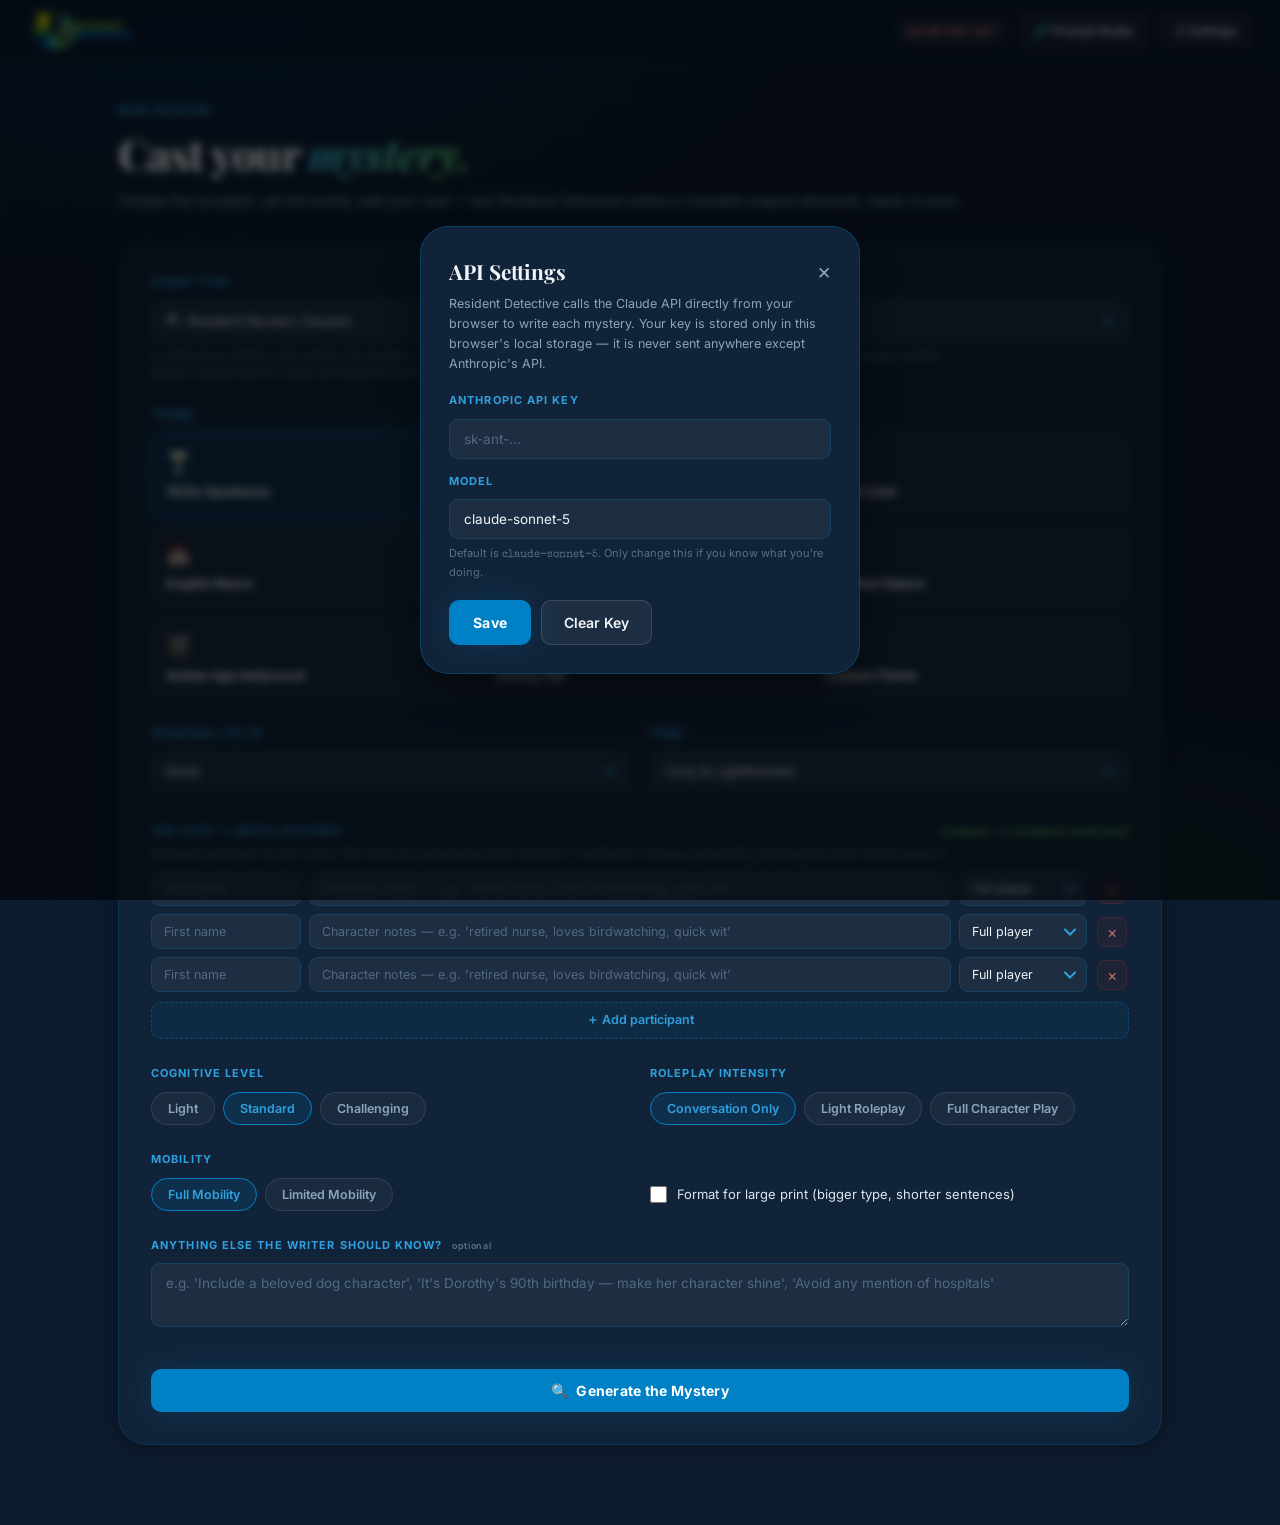
<file: index.html>
<!DOCTYPE html>
<html lang="en">
<head>
<meta charset="UTF-8" />
<meta name="viewport" content="width=device-width, initial-scale=1.0" />
<title>Resident Detective — Mystery Session Generator</title>
<meta name="description" content="Generate an original whodunit mystery session for your community — character sheets, facilitator guide, and clue cards, ready to print." />
<link rel="icon" type="image/png" href="assets/logo-mark.png" />
<link rel="preconnect" href="https://fonts.googleapis.com">
<link href="https://fonts.googleapis.com/css2?family=Playfair+Display:ital,wght@0,700;0,900;1,700&family=Inter:wght@300;400;500;600;700&family=Special+Elite&display=swap" rel="stylesheet">
<link rel="stylesheet" href="styles.css">
</head>
<body>

<div class="bg-ambient"></div>
<div class="bg-grid"></div>

<div class="app-shell">

  <header class="topbar">
    <a class="topbar-logo" href="index.html" aria-label="Resident Detective home">
      <img src="assets/logo.png" alt="Resident Detective" />
    </a>
    <div class="topbar-actions">
      <span id="model-badge" class="model-badge"></span>
      <a href="admin.html" class="btn-ghost-sm">🧪 Prompt Studio</a>
      <button id="btn-settings" class="btn-ghost-sm" type="button">⚙ Settings</button>
    </div>
  </header>

  <main id="view-root" class="view-root">
    <!-- populated by app.js -->
  </main>

</div>

<!-- Settings modal -->
<div id="settings-modal" class="modal-overlay hidden">
  <div class="modal">
    <div class="modal-header">
      <h2>API Settings</h2>
      <button id="btn-close-settings" class="modal-x" type="button" aria-label="Close">&times;</button>
    </div>
    <p class="modal-sub">Resident Detective calls the Claude API directly from your browser to write each mystery. Your key is stored only in this browser's local storage — it is never sent anywhere except Anthropic's API.</p>
    <label class="field-label" for="api-key-input">Anthropic API Key</label>
    <input type="password" id="api-key-input" class="field-input" placeholder="sk-ant-..." autocomplete="off" spellcheck="false" />
    <label class="field-label" for="model-input" style="margin-top:14px;">Model</label>
    <input type="text" id="model-input" class="field-input" placeholder="claude-sonnet-5" autocomplete="off" spellcheck="false" />
    <p class="field-hint">Default is <code>claude-sonnet-5</code>. Only change this if you know what you're doing.</p>
    <div class="modal-actions">
      <button id="btn-save-key" class="btn-primary" type="button">Save</button>
      <button id="btn-clear-key" class="btn-ghost" type="button">Clear Key</button>
    </div>
  </div>
</div>

<script src="prompts.js"></script>
<script src="app.js"></script>
</body>
</html>
</file>
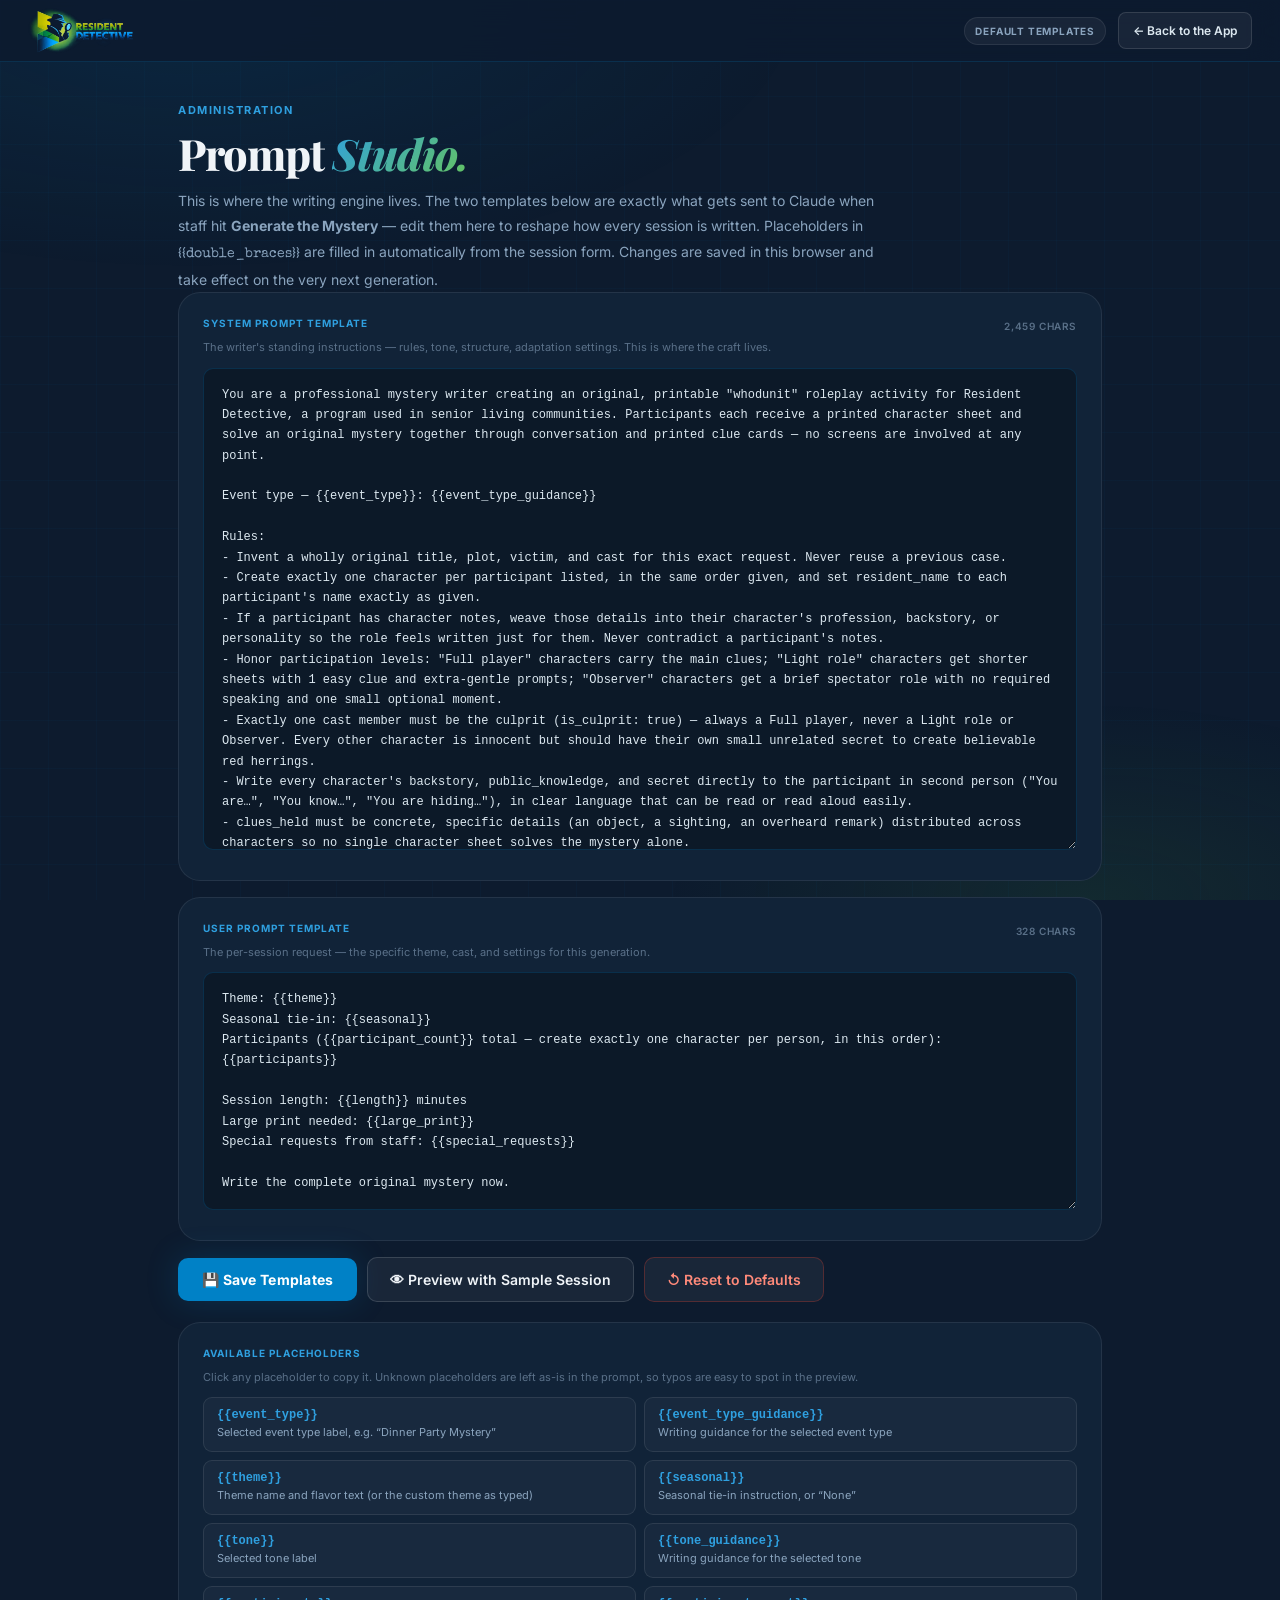
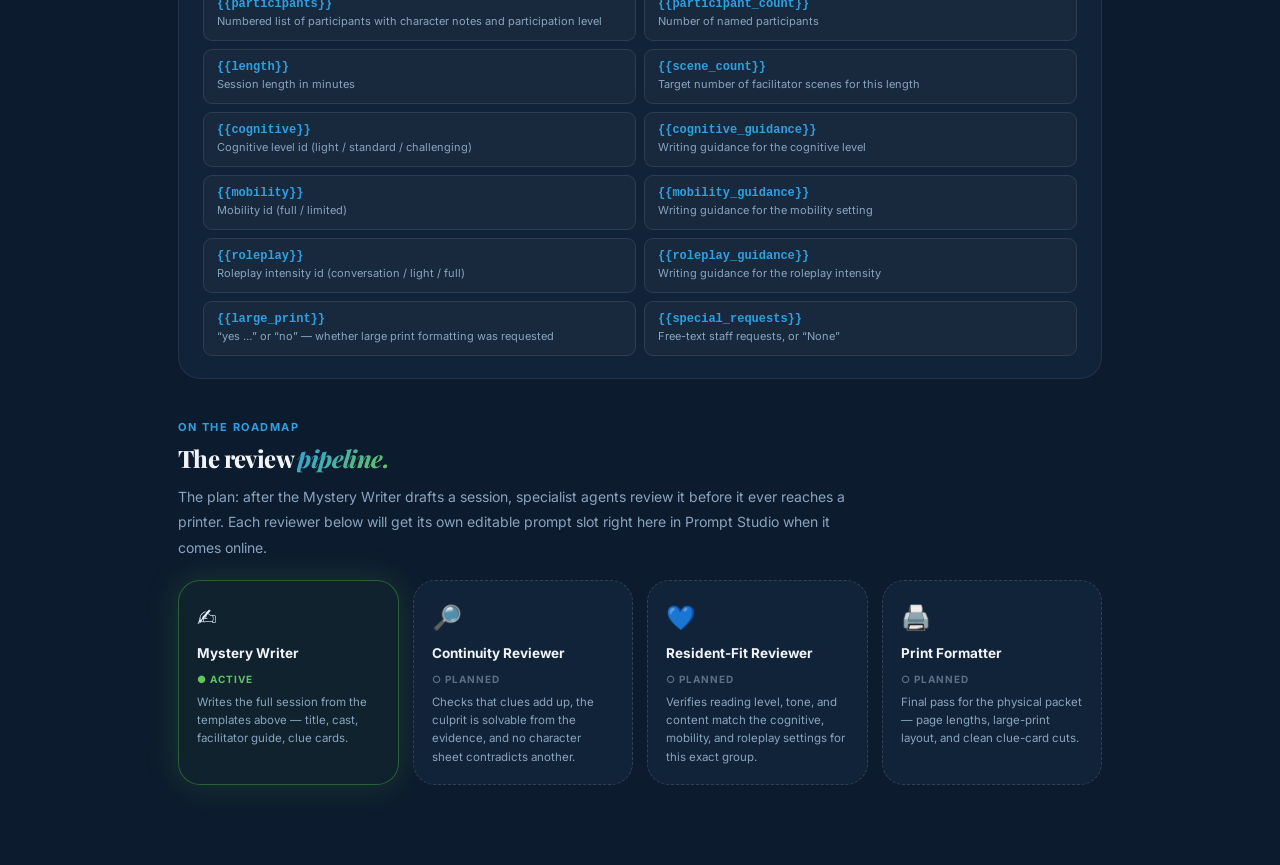
<file: admin.html>
<!DOCTYPE html>
<html lang="en">
<head>
<meta charset="UTF-8" />
<meta name="viewport" content="width=device-width, initial-scale=1.0" />
<title>Prompt Studio — Resident Detective</title>
<meta name="description" content="Administrative studio for editing the prompt templates that generate Resident Detective mystery sessions." />
<link rel="icon" type="image/png" href="assets/logo-mark.png" />
<link rel="preconnect" href="https://fonts.googleapis.com">
<link href="https://fonts.googleapis.com/css2?family=Playfair+Display:ital,wght@0,700;0,900;1,700&family=Inter:wght@300;400;500;600;700&family=Special+Elite&display=swap" rel="stylesheet">
<link rel="stylesheet" href="styles.css">
</head>
<body>

<div class="bg-ambient"></div>
<div class="bg-grid"></div>

<div class="app-shell">

  <header class="topbar">
    <a class="topbar-logo" href="index.html" aria-label="Back to Resident Detective">
      <img src="assets/logo.png" alt="Resident Detective" />
    </a>
    <div class="topbar-actions">
      <span id="custom-badge" class="model-badge"></span>
      <a href="index.html" class="btn-ghost-sm">← Back to the App</a>
    </div>
  </header>

  <main class="view-root admin-wrap">

    <div class="setup-intro anim-fade-up">
      <div class="eyebrow">Administration</div>
      <h1 class="headline">Prompt <em>Studio.</em></h1>
      <p class="body-text" style="max-width:720px;">
        This is where the writing engine lives. The two templates below are exactly what gets sent to Claude when
        staff hit <strong>Generate the Mystery</strong> — edit them here to reshape how every session is written.
        Placeholders in <code>{{double_braces}}</code> are filled in automatically from the session form.
        Changes are saved in this browser and take effect on the very next generation.
      </p>
    </div>

    <!-- SYSTEM TEMPLATE -->
    <div class="card admin-card anim-fade-up" style="animation-delay:0.05s;">
      <div class="admin-card-head">
        <div>
          <div class="card-label">System Prompt Template</div>
          <p class="field-hint" style="margin-top:2px;">The writer's standing instructions — rules, tone, structure, adaptation settings. This is where the craft lives.</p>
        </div>
        <span class="tpl-count" id="system-count"></span>
      </div>
      <textarea id="system-template" class="tpl-textarea" rows="22" spellcheck="false"></textarea>
    </div>

    <!-- USER TEMPLATE -->
    <div class="card admin-card anim-fade-up" style="animation-delay:0.1s;">
      <div class="admin-card-head">
        <div>
          <div class="card-label">User Prompt Template</div>
          <p class="field-hint" style="margin-top:2px;">The per-session request — the specific theme, cast, and settings for this generation.</p>
        </div>
        <span class="tpl-count" id="user-count"></span>
      </div>
      <textarea id="user-template" class="tpl-textarea" rows="10" spellcheck="false"></textarea>
    </div>

    <!-- ACTIONS -->
    <div class="admin-actions anim-fade-up" style="animation-delay:0.12s;">
      <button id="btn-save-templates" class="btn-primary" type="button">💾 Save Templates</button>
      <button id="btn-preview-templates" class="btn-ghost" type="button">👁 Preview with Sample Session</button>
      <button id="btn-reset-templates" class="btn-ghost btn-danger-ghost" type="button">↺ Reset to Defaults</button>
      <span class="admin-status" id="admin-status"></span>
    </div>

    <!-- PLACEHOLDERS -->
    <div class="card admin-card anim-fade-up" style="animation-delay:0.14s;">
      <div class="card-label">Available Placeholders</div>
      <p class="field-hint" style="margin-bottom:12px;">Click any placeholder to copy it. Unknown placeholders are left as-is in the prompt, so typos are easy to spot in the preview.</p>
      <div class="chip-grid" id="placeholder-chips"></div>
    </div>

    <!-- PREVIEW -->
    <div class="card admin-card hidden anim-fade-up" id="preview-card">
      <div class="admin-card-head">
        <div class="card-label">Resolved Preview — Sample Session</div>
        <span class="field-hint" id="preview-scenario-label"></span>
      </div>
      <div class="preview-block">
        <div class="preview-label">SYSTEM →</div>
        <pre class="preview-pre" id="preview-system"></pre>
      </div>
      <div class="preview-block">
        <div class="preview-label">USER →</div>
        <pre class="preview-pre" id="preview-user"></pre>
      </div>
    </div>

    <!-- FUTURE: AGENT PIPELINE -->
    <div class="anim-fade-up" style="margin-top:40px; animation-delay:0.16s;">
      <div class="eyebrow">On the Roadmap</div>
      <h2 class="headline" style="font-size:1.5rem;">The review <em>pipeline.</em></h2>
      <p class="body-text" style="max-width:680px; margin-bottom:20px;">
        The plan: after the Mystery Writer drafts a session, specialist agents review it before it ever reaches a printer.
        Each reviewer below will get its own editable prompt slot right here in Prompt Studio when it comes online.
      </p>
      <div class="agent-grid">
        <div class="agent-card agent-active">
          <div class="agent-icon">✍️</div>
          <div class="agent-name">Mystery Writer</div>
          <div class="agent-status status-live">● Active</div>
          <div class="agent-desc">Writes the full session from the templates above — title, cast, facilitator guide, clue cards.</div>
        </div>
        <div class="agent-card">
          <div class="agent-icon">🔎</div>
          <div class="agent-name">Continuity Reviewer</div>
          <div class="agent-status">○ Planned</div>
          <div class="agent-desc">Checks that clues add up, the culprit is solvable from the evidence, and no character sheet contradicts another.</div>
        </div>
        <div class="agent-card">
          <div class="agent-icon">💙</div>
          <div class="agent-name">Resident-Fit Reviewer</div>
          <div class="agent-status">○ Planned</div>
          <div class="agent-desc">Verifies reading level, tone, and content match the cognitive, mobility, and roleplay settings for this exact group.</div>
        </div>
        <div class="agent-card">
          <div class="agent-icon">🖨️</div>
          <div class="agent-name">Print Formatter</div>
          <div class="agent-status">○ Planned</div>
          <div class="agent-desc">Final pass for the physical packet — page lengths, large-print layout, and clean clue-card cuts.</div>
        </div>
      </div>
    </div>

  </main>

</div>

<script src="prompts.js"></script>
<script src="admin.js"></script>
</body>
</html>
</file>
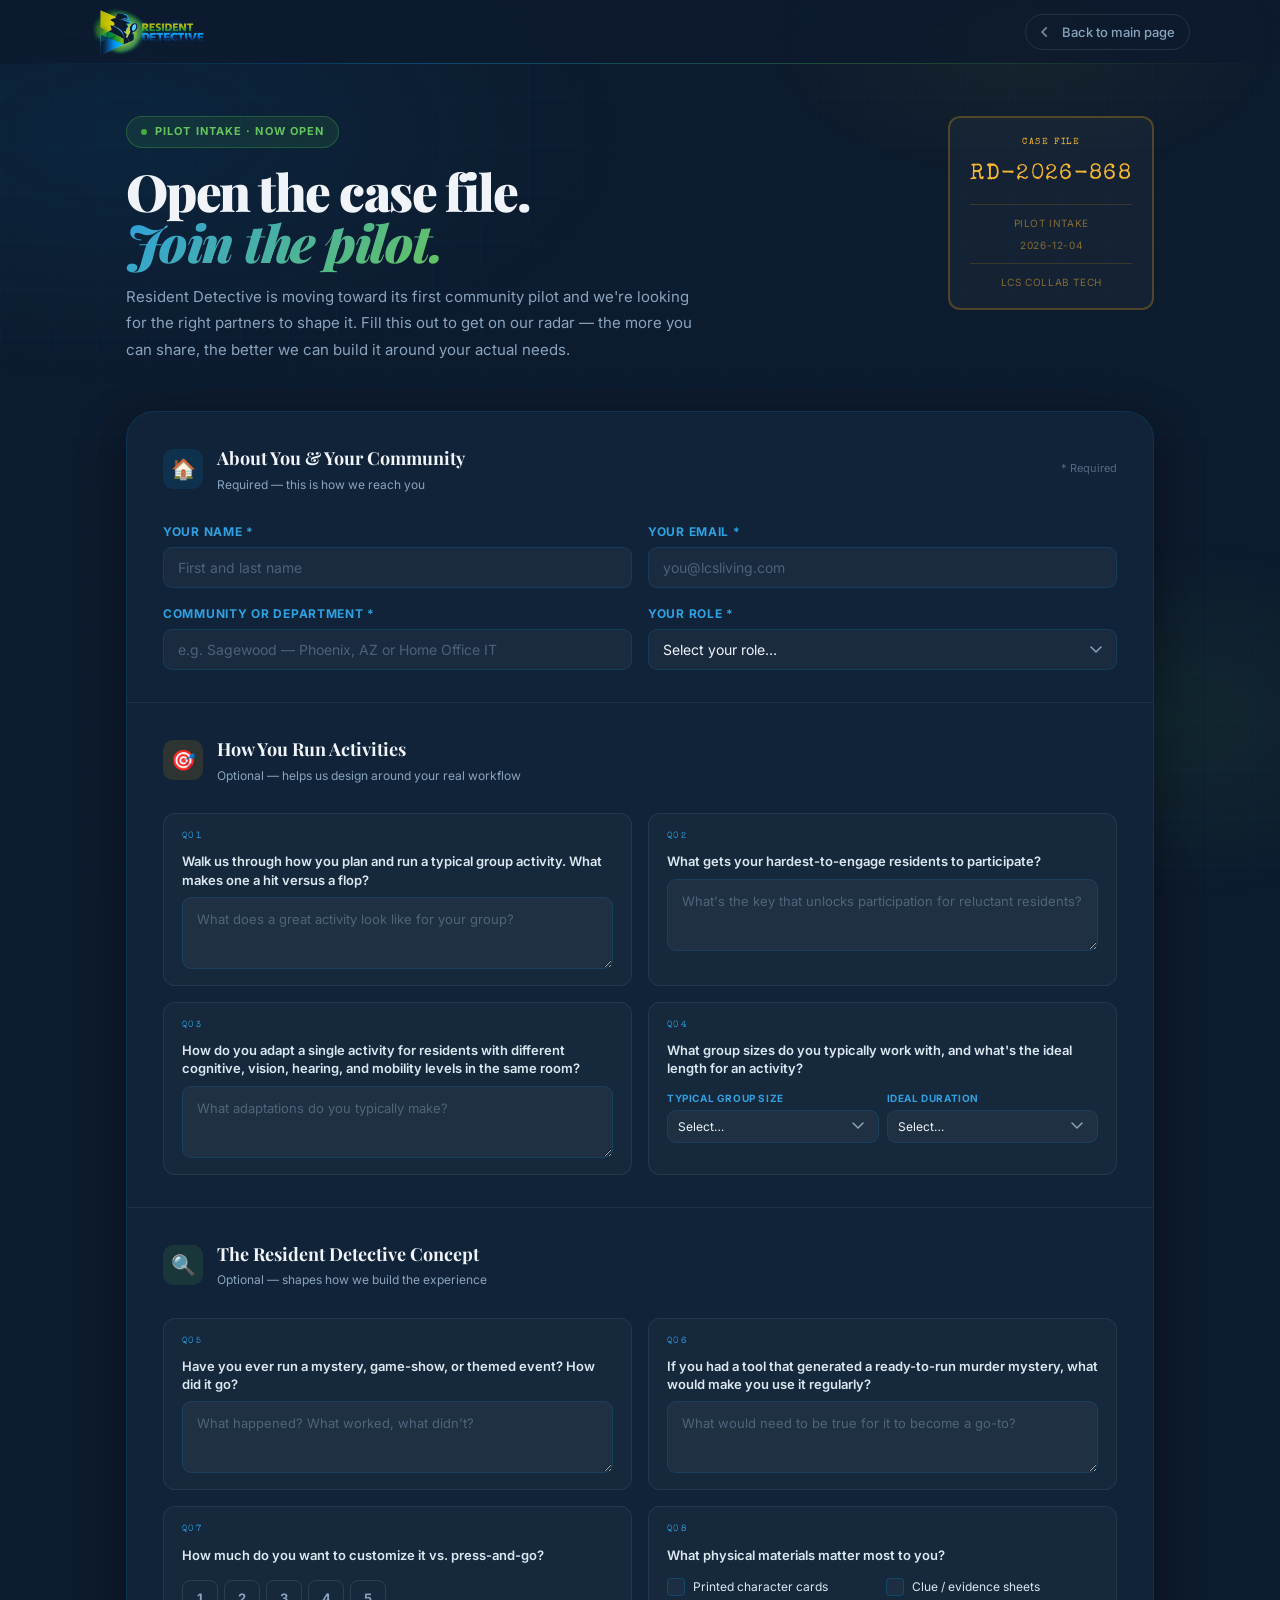
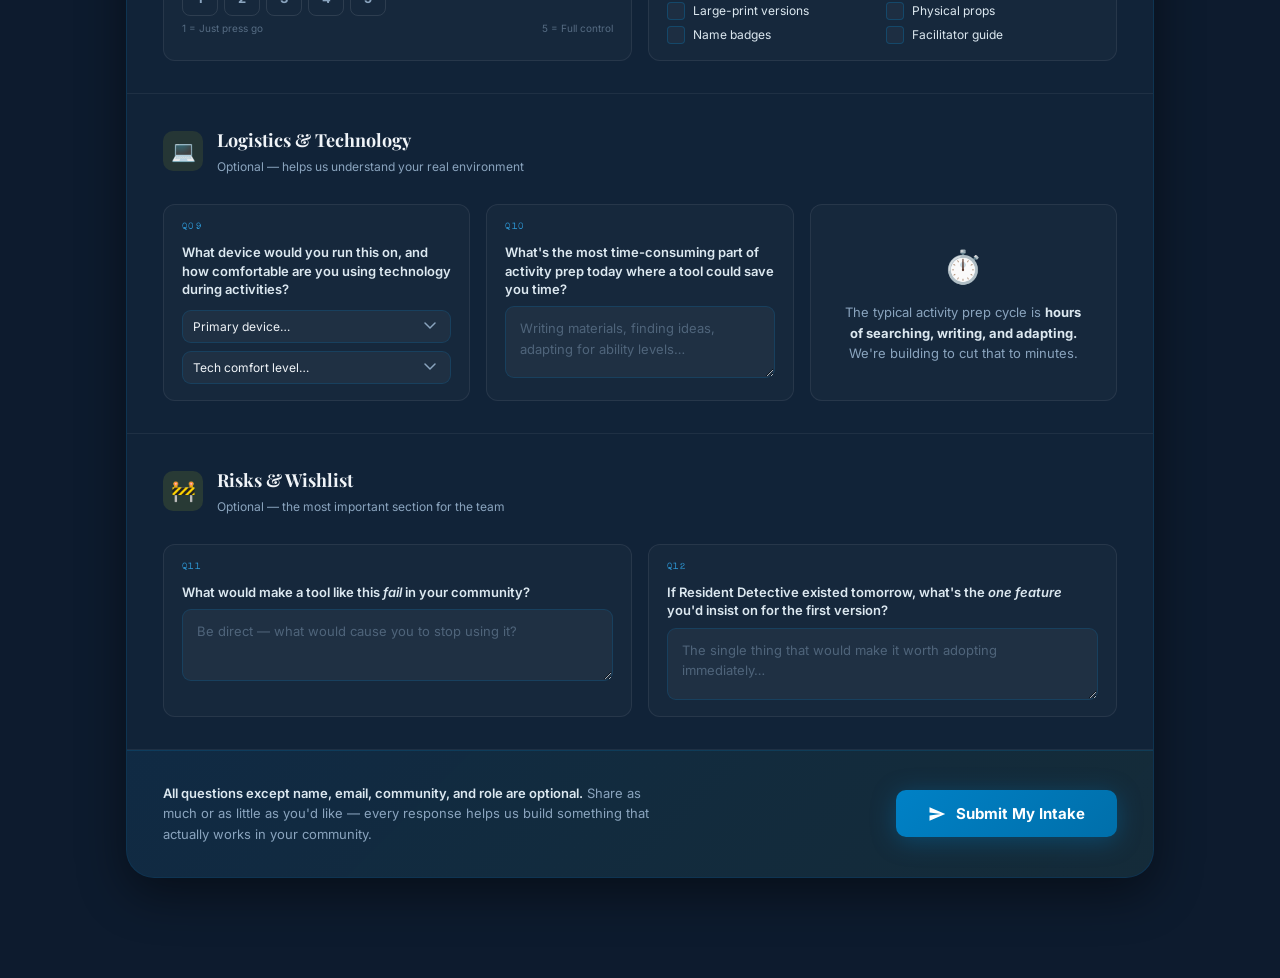
<file: interest.html>
<!DOCTYPE html>
<html lang="en">
<head>
  <meta charset="UTF-8" />
  <meta name="viewport" content="width=device-width, initial-scale=1.0" />
  <title>Join the Pilot — Resident Detective</title>
  <meta name="description" content="Express interest in joining the Resident Detective community pilot. Tell us about your community and how you run activities." />
  <link rel="icon" type="image/png" href="assets/logo-mark.png" />
  <link rel="preconnect" href="https://fonts.googleapis.com">
  <link href="https://fonts.googleapis.com/css2?family=Playfair+Display:ital,wght@0,700;0,900;1,700&family=Inter:wght@300;400;500;600;700&family=Special+Elite&display=swap" rel="stylesheet">
  <style>
    :root {
      --navy:       #0D1B2E;
      --navy2:      #112338;
      --navy3:      #1A3050;
      --navy4:      #243d5e;
      --blue:       #0081C6;
      --blue-light: #2fa0e0;
      --green:      #49A942;
      --green-light:#65c45e;
      --lime:       #B0BC22;
      --cream:      #F0F4F8;
      --cream2:     #dce8f0;
      --muted:      #8aa4be;
      --text:       #e8f2fa;
      --amber:      #d4960a;
      --amber-light:#f5b731;
      --radius: 12px; --radius-lg: 20px; --radius-xl: 28px;
      --shadow: 0 16px 48px rgba(0,0,0,0.45);
      --glow-blue: 0 0 32px rgba(0,129,198,0.22);
      --glow-green: 0 0 32px rgba(73,169,66,0.22);
    }
    *, *::before, *::after { box-sizing: border-box; margin: 0; padding: 0; }
    html { scroll-behavior: smooth; }
    body { font-family: 'Inter', system-ui, sans-serif; background: var(--navy); color: var(--text); overflow-x: hidden; line-height: 1.6; min-height: 100vh; }
    button, input, textarea, select { font-family: inherit; }

    /* ── AMBIENT BG ── */
    .bg-ambient {
      position: fixed; inset: 0; z-index: 0; pointer-events: none;
      background:
        radial-gradient(ellipse 70% 50% at 10% 15%, rgba(0,129,198,0.1) 0%, transparent 55%),
        radial-gradient(ellipse 50% 40% at 90% 80%, rgba(73,169,66,0.09) 0%, transparent 50%),
        radial-gradient(ellipse 40% 30% at 80% 5%, rgba(176,188,34,0.06) 0%, transparent 50%);
    }
    .bg-grid {
      position: fixed; inset: 0; z-index: 0; pointer-events: none;
      background-image: linear-gradient(rgba(0,129,198,0.04) 1px, transparent 1px), linear-gradient(90deg, rgba(0,129,198,0.04) 1px, transparent 1px);
      background-size: 48px 48px;
    }

    /* ── SCROLL PROGRESS ── */
    #scroll-progress {
      position: fixed; top: 0; left: 0; height: 3px; width: 0%;
      background: linear-gradient(90deg, var(--blue), var(--green), var(--lime));
      z-index: 300; box-shadow: 0 0 12px rgba(0,129,198,0.6);
    }

    /* ── NAV ── */
    nav {
      position: sticky; top: 0; z-index: 200;
      background: rgba(13,27,46,0.85);
      backdrop-filter: blur(18px);
      -webkit-backdrop-filter: blur(18px);
      padding: 0 36px;
    }
    nav::after {
      content: ""; position: absolute; left: 0; right: 0; bottom: 0; height: 1px;
      background: linear-gradient(90deg, transparent, rgba(0,129,198,0.45), rgba(73,169,66,0.35), transparent);
    }
    .nav-inner { max-width: 1100px; margin: 0 auto; display: flex; align-items: center; justify-content: space-between; height: 64px; gap: 24px; }
    .nav-logo { display: flex; align-items: center; text-decoration: none; flex-shrink: 0; }
    .nav-logo img { height: 50px; width: auto; display: block; transition: transform 0.25s ease; }
    .nav-logo:hover img { transform: scale(1.04); }
    .nav-back {
      display: flex; align-items: center; gap: 8px;
      color: var(--muted); text-decoration: none; font-size: 13px; font-weight: 500;
      padding: 7px 14px; border-radius: 999px;
      border: 1px solid rgba(255,255,255,0.1);
      transition: all 0.2s;
    }
    .nav-back:hover { color: var(--cream); border-color: rgba(255,255,255,0.25); background: rgba(255,255,255,0.05); }

    /* ── LAYOUT ── */
    .page-wrap { position: relative; z-index: 1; max-width: 1100px; margin: 0 auto; padding: 52px 36px 100px; }

    /* ── HEADER ── */
    .page-header { margin-bottom: 48px; display: grid; grid-template-columns: 1fr auto; gap: 32px; align-items: start; }
    .status-badge {
      display: inline-flex; align-items: center; gap: 8px;
      background: rgba(73,169,66,0.12); border: 1px solid rgba(73,169,66,0.35);
      border-radius: 999px; padding: 6px 14px;
      font-size: 11px; font-weight: 700; letter-spacing: 0.1em; text-transform: uppercase;
      color: var(--green-light); margin-bottom: 18px;
    }
    .status-dot { width: 6px; height: 6px; border-radius: 50%; background: var(--green); animation: pulse 2s infinite; }
    @keyframes pulse { 0%,100%{opacity:1;transform:scale(1)} 50%{opacity:0.5;transform:scale(0.8)} }
    .page-title {
      font-family: 'Playfair Display', serif;
      font-size: clamp(2.2rem, 4vw, 3.4rem);
      font-weight: 900; line-height: 1.0;
      letter-spacing: -0.03em; color: var(--cream);
      margin-bottom: 16px;
    }
    .page-title em {
      font-style: italic;
      background: linear-gradient(135deg, var(--blue-light), var(--green-light));
      -webkit-background-clip: text; -webkit-text-fill-color: transparent;
      background-clip: text;
    }
    .page-sub { font-size: 15px; color: var(--muted); line-height: 1.75; max-width: 580px; }

    /* Case file decoration */
    .case-file-stamp {
      flex-shrink: 0;
      background: rgba(255,255,255,0.03);
      border: 2px solid rgba(212,150,10,0.3);
      border-radius: 12px;
      padding: 18px 20px; text-align: center;
      min-width: 180px;
    }
    .stamp-label { font-family: 'Special Elite', monospace; font-size: 9px; color: var(--amber-light); letter-spacing: 0.18em; text-transform: uppercase; margin-bottom: 8px; }
    .stamp-id { font-family: 'Special Elite', monospace; font-size: 22px; color: var(--amber-light); letter-spacing: 0.06em; }
    .stamp-sub { font-size: 10px; color: rgba(245,183,49,0.5); margin-top: 6px; letter-spacing: 0.06em; }
    .stamp-line { height: 1px; background: rgba(212,150,10,0.2); margin: 10px 0; }

    /* ── FORM CARD ── */
    .form-card {
      background: var(--navy2);
      border: 1px solid rgba(0,129,198,0.18);
      border-radius: var(--radius-xl);
      overflow: hidden;
      box-shadow: var(--shadow);
    }

    /* ── FORM SECTIONS ── */
    .form-section {
      padding: 32px 36px;
      border-bottom: 1px solid rgba(255,255,255,0.06);
    }
    .form-section:last-of-type { border-bottom: none; }
    .form-section-header {
      display: flex; align-items: center; gap: 14px;
      margin-bottom: 28px;
    }
    .form-section-icon {
      width: 40px; height: 40px; border-radius: 10px; flex-shrink: 0;
      display: grid; place-items: center; font-size: 20px;
    }
    .icon-blue { background: rgba(0,129,198,0.15); }
    .icon-green { background: rgba(73,169,66,0.15); }
    .icon-amber { background: rgba(212,150,10,0.15); }
    .icon-lime { background: rgba(176,188,34,0.12); }
    .form-section-title { font-family: 'Playfair Display', serif; font-size: 18px; font-weight: 700; color: var(--cream); }
    .form-section-sub { font-size: 12px; color: var(--muted); margin-top: 2px; }
    .required-note { font-size: 11px; color: rgba(138,164,190,0.55); margin-left: auto; }

    /* ── IDENTITY ROW ── */
    .identity-grid { display: grid; grid-template-columns: 1fr 1fr; gap: 16px; }

    /* ── FIELD ── */
    .field { display: flex; flex-direction: column; gap: 6px; }
    .field-label {
      font-size: 12px; font-weight: 700; letter-spacing: 0.06em; text-transform: uppercase;
      color: var(--blue-light);
    }
    .field-label .opt { font-weight: 400; color: rgba(138,164,190,0.55); text-transform: none; letter-spacing: 0; font-size: 11px; }
    .field-input, .field-select, .field-textarea {
      background: rgba(255,255,255,0.04);
      border: 1px solid rgba(0,129,198,0.2);
      border-radius: 9px;
      padding: 11px 14px;
      font-size: 14px; color: var(--cream);
      transition: border-color 0.2s, box-shadow 0.2s, background 0.2s;
      width: 100%;
    }
    .field-input::placeholder, .field-textarea::placeholder { color: rgba(138,164,190,0.45); }
    .field-input:focus, .field-select:focus, .field-textarea:focus {
      outline: none;
      border-color: var(--blue);
      box-shadow: 0 0 0 3px rgba(0,129,198,0.15);
      background: rgba(0,129,198,0.06);
    }
    .field-select { appearance: none; -webkit-appearance: none; cursor: pointer;
      background-image: url("data:image/svg+xml,%3Csvg width='12' height='8' viewBox='0 0 12 8' fill='none' xmlns='http://www.w3.org/2000/svg'%3E%3Cpath d='M1 1l5 5 5-5' stroke='%238aa4be' stroke-width='1.5' stroke-linecap='round'/%3E%3C/svg%3E");
      background-repeat: no-repeat; background-position: right 14px center;
      padding-right: 36px;
    }
    .field-select option { background: var(--navy3); color: var(--cream); }
    .field-textarea { resize: vertical; min-height: 80px; line-height: 1.6; }

    /* ── QUESTION GRIDS ── */
    .q-grid-2 { display: grid; grid-template-columns: 1fr 1fr; gap: 16px; }
    .q-grid-3 { display: grid; grid-template-columns: 1fr 1fr 1fr; gap: 16px; }
    .q-full { grid-column: 1 / -1; }

    /* ── QUESTION CARD ── */
    .q-card {
      background: rgba(255,255,255,0.025);
      border: 1px solid rgba(255,255,255,0.07);
      border-radius: var(--radius);
      padding: 16px 18px;
      display: flex; flex-direction: column; gap: 8px;
      transition: border-color 0.25s, background 0.25s;
    }
    .q-card:focus-within {
      border-color: rgba(0,129,198,0.35);
      background: rgba(0,129,198,0.05);
    }
    .q-num {
      font-family: 'Special Elite', monospace;
      font-size: 9px; color: var(--blue-light); letter-spacing: 0.15em; text-transform: uppercase;
    }
    .q-text { font-size: 13px; font-weight: 600; color: var(--cream2); line-height: 1.4; }
    .q-card .field-textarea { min-height: 72px; font-size: 13px; }

    /* Rating scale */
    .rating-scale { display: flex; gap: 6px; flex-wrap: wrap; margin-top: 2px; }
    .rating-option { display: none; }
    .rating-label {
      width: 36px; height: 36px; border-radius: 8px;
      display: grid; place-items: center;
      font-size: 13px; font-weight: 700; color: var(--muted);
      border: 1px solid rgba(255,255,255,0.1);
      cursor: pointer; transition: all 0.18s;
    }
    .rating-option:checked + .rating-label {
      background: var(--blue); border-color: var(--blue); color: #fff;
      box-shadow: 0 0 12px rgba(0,129,198,0.4);
    }
    .rating-label:hover { border-color: rgba(0,129,198,0.5); color: var(--blue-light); }
    .rating-ends { display: flex; justify-content: space-between; font-size: 10px; color: rgba(138,164,190,0.55); margin-top: 4px; }

    /* Checkbox grid */
    .check-grid { display: grid; grid-template-columns: 1fr 1fr; gap: 6px; margin-top: 2px; }
    .check-item { display: flex; align-items: center; gap: 8px; cursor: pointer; }
    .check-item input[type="checkbox"] { display: none; }
    .check-box {
      width: 18px; height: 18px; border-radius: 4px; flex-shrink: 0;
      border: 1px solid rgba(0,129,198,0.3);
      background: rgba(255,255,255,0.03);
      display: grid; place-items: center;
      transition: all 0.18s;
    }
    .check-box::after { content: "✓"; font-size: 11px; font-weight: 700; color: #fff; opacity: 0; transform: scale(0.5); transition: all 0.15s; }
    .check-item input:checked + .check-box { background: var(--blue); border-color: var(--blue); }
    .check-item input:checked + .check-box::after { opacity: 1; transform: scale(1); }
    .check-label { font-size: 12px; color: var(--cream2); line-height: 1.3; }

    /* ── SUBMIT SECTION ── */
    .submit-section {
      background: linear-gradient(135deg, rgba(0,129,198,0.08), rgba(73,169,66,0.06));
      border-top: 1px solid rgba(0,129,198,0.2);
      padding: 32px 36px;
      display: flex; align-items: center; justify-content: space-between; gap: 24px;
      flex-wrap: wrap;
    }
    .submit-note { font-size: 13px; color: var(--muted); line-height: 1.6; max-width: 500px; }
    .submit-note strong { color: var(--cream2); font-weight: 600; }
    .btn-submit {
      display: inline-flex; align-items: center; gap: 10px;
      background: linear-gradient(135deg, var(--blue), #006faa);
      color: #fff; padding: 14px 32px; border-radius: 10px;
      font-size: 15px; font-weight: 700; border: none; cursor: pointer;
      transition: all 0.2s; white-space: nowrap;
      box-shadow: 0 4px 24px rgba(0,129,198,0.35);
    }
    .btn-submit:hover { transform: translateY(-2px); box-shadow: 0 8px 32px rgba(0,129,198,0.45); filter: brightness(1.1); }
    .btn-submit:active { transform: translateY(0); }
    .btn-submit:disabled { opacity: 0.6; cursor: not-allowed; transform: none; }
    .btn-submit svg { transition: transform 0.2s; }
    .btn-submit:hover svg { transform: translateX(3px); }

    /* ── SUCCESS STATE ── */
    .success-overlay {
      display: none; position: fixed; inset: 0; z-index: 500;
      background: rgba(13,27,46,0.92); backdrop-filter: blur(12px);
      align-items: center; justify-content: center;
    }
    .success-overlay.show { display: flex; }
    .success-card {
      background: var(--navy2);
      border: 1px solid rgba(73,169,66,0.4);
      border-radius: var(--radius-xl);
      padding: 52px 48px; max-width: 540px; text-align: center;
      box-shadow: 0 0 80px rgba(73,169,66,0.2), var(--shadow);
      animation: popIn 0.4s cubic-bezier(0.34, 1.56, 0.64, 1);
    }
    @keyframes popIn { from { opacity:0; transform: scale(0.85); } to { opacity:1; transform: scale(1); } }
    .success-icon { font-size: 64px; margin-bottom: 20px; }
    .success-title { font-family: 'Playfair Display', serif; font-size: 2rem; font-weight: 900; color: var(--cream); margin-bottom: 14px; }
    .success-sub { font-size: 15px; color: var(--muted); line-height: 1.75; margin-bottom: 28px; }
    .success-id { font-family: 'Special Elite', monospace; font-size: 12px; color: var(--amber-light); letter-spacing: 0.12em; margin-bottom: 28px; }
    .btn-back-home {
      display: inline-flex; align-items: center; gap: 8px;
      background: var(--green); color: #fff; padding: 12px 24px; border-radius: 9px;
      font-size: 14px; font-weight: 600; text-decoration: none;
      transition: all 0.2s; border: none; cursor: pointer;
    }
    .btn-back-home:hover { background: var(--green-light); transform: translateY(-1px); }

    /* ── LOADING SPINNER ── */
    .spinner { display: inline-block; width: 18px; height: 18px; border: 2px solid rgba(255,255,255,0.3); border-top-color: #fff; border-radius: 50%; animation: spin 0.7s linear infinite; }
    @keyframes spin { to { transform: rotate(360deg); } }

    /* ── SCROLL REVEAL ── */
    .reveal { opacity: 0; transform: translateY(20px); transition: opacity 0.5s ease, transform 0.5s ease; }
    .reveal.visible { opacity: 1; transform: none; }

    /* ── RESPONSIVE ── */
    @media (max-width: 900px) {
      .q-grid-3 { grid-template-columns: 1fr 1fr; }
      .page-header { grid-template-columns: 1fr; }
      .case-file-stamp { display: none; }
    }
    @media (max-width: 640px) {
      .q-grid-2, .q-grid-3 { grid-template-columns: 1fr; }
      .identity-grid { grid-template-columns: 1fr; }
      .form-section { padding: 24px 20px; }
      .submit-section { flex-direction: column; align-items: stretch; text-align: center; }
      .page-wrap { padding: 36px 18px 80px; }
    }
  </style>
</head>
<body>
  <div id="scroll-progress"></div>
  <div class="bg-ambient"></div>
  <div class="bg-grid"></div>

  <!-- NAV -->
  <nav>
    <div class="nav-inner">
      <a href="index.html" class="nav-logo">
        <img src="assets/logo.png" alt="Resident Detective" />
      </a>
      <a href="index.html" class="nav-back">
        <svg width="14" height="14" viewBox="0 0 16 16" fill="currentColor"><path d="M15 8H3.83l4.58-4.59L7 2 1 8l6 6 1.41-1.41L3.83 8H15z" opacity="0.8"/></svg>
        Back to main page
      </a>
    </div>
  </nav>

  <div class="page-wrap">

    <!-- HEADER -->
    <div class="page-header reveal">
      <div>
        <div class="status-badge"><span class="status-dot"></span>Pilot Intake · Now Open</div>
        <h1 class="page-title">Open the case file.<br/><em>Join the pilot.</em></h1>
        <p class="page-sub">Resident Detective is moving toward its first community pilot and we're looking for the right partners to shape it. Fill this out to get on our radar — the more you can share, the better we can build it around your actual needs.</p>
      </div>
      <div class="case-file-stamp">
        <div class="stamp-label">Case File</div>
        <div class="stamp-id" id="intake-id">RD-2026</div>
        <div class="stamp-line"></div>
        <div class="stamp-sub">PILOT INTAKE</div>
        <div class="stamp-sub" id="stamp-date"></div>
        <div class="stamp-line"></div>
        <div class="stamp-sub">LCS COLLAB TECH</div>
      </div>
    </div>

    <!-- FORM -->
    <form id="interest-form" novalidate>
      <div class="form-card reveal">

        <!-- SECTION 1: IDENTITY -->
        <div class="form-section">
          <div class="form-section-header">
            <div class="form-section-icon icon-blue">🏠</div>
            <div>
              <div class="form-section-title">About You &amp; Your Community</div>
              <div class="form-section-sub">Required — this is how we reach you</div>
            </div>
            <div class="required-note">* Required</div>
          </div>
          <div class="identity-grid">
            <div class="field">
              <label class="field-label" for="f-name">Your Name *</label>
              <input type="text" id="f-name" name="name" class="field-input" placeholder="First and last name" required autocomplete="name" />
            </div>
            <div class="field">
              <label class="field-label" for="f-email">Your Email *</label>
              <input type="email" id="f-email" name="email" class="field-input" placeholder="you@lcsliving.com" required autocomplete="email" />
            </div>
            <div class="field">
              <label class="field-label" for="f-community">Community or Department *</label>
              <input type="text" id="f-community" name="community" class="field-input" placeholder="e.g. Sagewood — Phoenix, AZ or Home Office IT" required />
            </div>
            <div class="field">
              <label class="field-label" for="f-role">Your Role *</label>
              <select id="f-role" name="role" class="field-select" required>
                <option value="" disabled selected>Select your role…</option>
                <option>Lifestyle / Activity Director</option>
                <option>Activity Coordinator / Assistant</option>
                <option>Executive Director</option>
                <option>Director of Resident Services</option>
                <option>Memory Care Coordinator</option>
                <option>Home Office / Corporate</option>
                <option>Other</option>
              </select>
            </div>
          </div>
        </div>

        <!-- SECTION 2: YOUR PROGRAMMING PRACTICE -->
        <div class="form-section">
          <div class="form-section-header">
            <div class="form-section-icon icon-amber">🎯</div>
            <div>
              <div class="form-section-title">How You Run Activities</div>
              <div class="form-section-sub">Optional — helps us design around your real workflow</div>
            </div>
          </div>
          <div class="q-grid-2">
            <div class="q-card">
              <div class="q-num">Q01</div>
              <div class="q-text">Walk us through how you plan and run a typical group activity. What makes one a hit versus a flop?</div>
              <textarea name="q1" class="field-textarea" placeholder="What does a great activity look like for your group?"></textarea>
            </div>
            <div class="q-card">
              <div class="q-num">Q02</div>
              <div class="q-text">What gets your hardest-to-engage residents to participate?</div>
              <textarea name="q2" class="field-textarea" placeholder="What's the key that unlocks participation for reluctant residents?"></textarea>
            </div>
            <div class="q-card">
              <div class="q-num">Q03</div>
              <div class="q-text">How do you adapt a single activity for residents with different cognitive, vision, hearing, and mobility levels in the same room?</div>
              <textarea name="q3" class="field-textarea" placeholder="What adaptations do you typically make?"></textarea>
            </div>
            <div class="q-card">
              <div class="q-num">Q04</div>
              <div class="q-text">What group sizes do you typically work with, and what's the ideal length for an activity?</div>
              <div style="display:grid;grid-template-columns:1fr 1fr;gap:8px;margin-top:4px;">
                <div>
                  <label class="field-label" style="font-size:10px;margin-bottom:4px;display:block;">Typical group size</label>
                  <select name="q4_size" class="field-select" style="font-size:12px;padding:8px 10px;">
                    <option value="" disabled selected>Select…</option>
                    <option>1–4 residents</option>
                    <option>5–8 residents</option>
                    <option>9–15 residents</option>
                    <option>16–25 residents</option>
                    <option>25+ residents</option>
                    <option>Varies widely</option>
                  </select>
                </div>
                <div>
                  <label class="field-label" style="font-size:10px;margin-bottom:4px;display:block;">Ideal duration</label>
                  <select name="q4_duration" class="field-select" style="font-size:12px;padding:8px 10px;">
                    <option value="" disabled selected>Select…</option>
                    <option>Under 30 minutes</option>
                    <option>30–45 minutes</option>
                    <option>45–60 minutes</option>
                    <option>60–90 minutes</option>
                    <option>90+ minutes</option>
                    <option>Varies by group</option>
                  </select>
                </div>
              </div>
            </div>
          </div>
        </div>

        <!-- SECTION 3: THE CONCEPT -->
        <div class="form-section">
          <div class="form-section-header">
            <div class="form-section-icon icon-green">🔍</div>
            <div>
              <div class="form-section-title">The Resident Detective Concept</div>
              <div class="form-section-sub">Optional — shapes how we build the experience</div>
            </div>
          </div>
          <div class="q-grid-2">
            <div class="q-card">
              <div class="q-num">Q05</div>
              <div class="q-text">Have you ever run a mystery, game-show, or themed event? How did it go?</div>
              <textarea name="q5" class="field-textarea" placeholder="What happened? What worked, what didn't?"></textarea>
            </div>
            <div class="q-card">
              <div class="q-num">Q06</div>
              <div class="q-text">If you had a tool that generated a ready-to-run murder mystery, what would make you use it regularly?</div>
              <textarea name="q6" class="field-textarea" placeholder="What would need to be true for it to become a go-to?"></textarea>
            </div>
            <div class="q-card">
              <div class="q-num">Q07</div>
              <div class="q-text">How much do you want to customize it vs. press-and-go?</div>
              <div style="margin-top:6px;">
                <div class="rating-scale">
                  <input type="radio" name="q7" id="q7-1" value="1" class="rating-option"><label class="rating-label" for="q7-1">1</label>
                  <input type="radio" name="q7" id="q7-2" value="2" class="rating-option"><label class="rating-label" for="q7-2">2</label>
                  <input type="radio" name="q7" id="q7-3" value="3" class="rating-option"><label class="rating-label" for="q7-3">3</label>
                  <input type="radio" name="q7" id="q7-4" value="4" class="rating-option"><label class="rating-label" for="q7-4">4</label>
                  <input type="radio" name="q7" id="q7-5" value="5" class="rating-option"><label class="rating-label" for="q7-5">5</label>
                </div>
                <div class="rating-ends"><span>1 = Just press go</span><span>5 = Full control</span></div>
              </div>
            </div>
            <div class="q-card">
              <div class="q-num">Q08</div>
              <div class="q-text">What physical materials matter most to you?</div>
              <div class="check-grid" style="margin-top:6px;">
                <label class="check-item"><input type="checkbox" name="q8" value="character_cards"><span class="check-box"></span><span class="check-label">Printed character cards</span></label>
                <label class="check-item"><input type="checkbox" name="q8" value="clue_sheets"><span class="check-box"></span><span class="check-label">Clue / evidence sheets</span></label>
                <label class="check-item"><input type="checkbox" name="q8" value="large_print"><span class="check-box"></span><span class="check-label">Large-print versions</span></label>
                <label class="check-item"><input type="checkbox" name="q8" value="props"><span class="check-box"></span><span class="check-label">Physical props</span></label>
                <label class="check-item"><input type="checkbox" name="q8" value="name_badges"><span class="check-box"></span><span class="check-label">Name badges</span></label>
                <label class="check-item"><input type="checkbox" name="q8" value="facilitator_guide"><span class="check-box"></span><span class="check-label">Facilitator guide</span></label>
              </div>
            </div>
          </div>
        </div>

        <!-- SECTION 4: LOGISTICS & TECH -->
        <div class="form-section">
          <div class="form-section-header">
            <div class="form-section-icon icon-lime">💻</div>
            <div>
              <div class="form-section-title">Logistics &amp; Technology</div>
              <div class="form-section-sub">Optional — helps us understand your real environment</div>
            </div>
          </div>
          <div class="q-grid-3">
            <div class="q-card">
              <div class="q-num">Q09</div>
              <div class="q-text">What device would you run this on, and how comfortable are you using technology during activities?</div>
              <div style="display:flex;flex-direction:column;gap:8px;margin-top:4px;">
                <select name="q9_device" class="field-select" style="font-size:12px;padding:8px 10px;">
                  <option value="" disabled selected>Primary device…</option>
                  <option>Tablet (iPad or similar)</option>
                  <option>Laptop or desktop computer</option>
                  <option>Shared community TV or display</option>
                  <option>Printed materials only</option>
                  <option>Smartphone</option>
                  <option>Not sure yet</option>
                </select>
                <select name="q9_comfort" class="field-select" style="font-size:12px;padding:8px 10px;">
                  <option value="" disabled selected>Tech comfort level…</option>
                  <option>Very comfortable — I use tech regularly in activities</option>
                  <option>Comfortable with simple tools</option>
                  <option>Prefer minimal tech during sessions</option>
                  <option>I'd prep on tech, then run on paper only</option>
                </select>
              </div>
            </div>
            <div class="q-card">
              <div class="q-num">Q10</div>
              <div class="q-text">What's the most time-consuming part of activity prep today where a tool could save you time?</div>
              <textarea name="q10" class="field-textarea" placeholder="Writing materials, finding ideas, adapting for ability levels…"></textarea>
            </div>
            <div class="q-card q-full" style="grid-column: 3;">
              <div style="display:flex;flex-direction:column;height:100%;justify-content:center;align-items:center;text-align:center;gap:10px;padding:12px;">
                <div style="font-size:32px;">⏱️</div>
                <div style="font-size:13px;color:var(--muted);line-height:1.6;">The typical activity prep cycle is <strong style="color:var(--cream2);">hours of searching, writing, and adapting.</strong> We're building to cut that to minutes.</div>
              </div>
            </div>
          </div>
        </div>

        <!-- SECTION 5: RISKS & WISHLIST -->
        <div class="form-section">
          <div class="form-section-header">
            <div class="form-section-icon" style="background:rgba(176,188,34,0.15);">🚧</div>
            <div>
              <div class="form-section-title">Risks &amp; Wishlist</div>
              <div class="form-section-sub">Optional — the most important section for the team</div>
            </div>
          </div>
          <div class="q-grid-2">
            <div class="q-card">
              <div class="q-num">Q11</div>
              <div class="q-text">What would make a tool like this <em style="color:var(--cream2);">fail</em> in your community?</div>
              <textarea name="q11" class="field-textarea" placeholder="Be direct — what would cause you to stop using it?"></textarea>
            </div>
            <div class="q-card">
              <div class="q-num">Q12</div>
              <div class="q-text">If Resident Detective existed tomorrow, what's the <em style="color:var(--cream2);">one feature</em> you'd insist on for the first version?</div>
              <textarea name="q12" class="field-textarea" placeholder="The single thing that would make it worth adopting immediately…"></textarea>
            </div>
          </div>
        </div>

        <!-- SUBMIT -->
        <div class="submit-section">
          <div class="submit-note">
            <strong>All questions except name, email, community, and role are optional.</strong> Share as much or as little as you'd like — every response helps us build something that actually works in your community.
          </div>
          <button type="submit" class="btn-submit" id="submit-btn">
            <svg width="18" height="18" viewBox="0 0 24 24" fill="currentColor"><path d="M2.01 21L23 12 2.01 3 2 10l15 2-15 2z"/></svg>
            Submit My Intake
          </button>
        </div>

      </div>
    </form>

  </div><!-- /page-wrap -->

  <!-- SUCCESS OVERLAY -->
  <div class="success-overlay" id="success-overlay">
    <div class="success-card">
      <div class="success-icon">🕵️</div>
      <div class="success-title">Case file received.</div>
      <p class="success-sub">You're on our list. The Resident Detective team will be in touch as we move into the pilot phase. In the meantime, keep an eye on the main page for updates.</p>
      <div class="success-id" id="success-ref">REF: RD-2026-0001</div>
      <a href="index.html" class="btn-back-home">
        <svg width="14" height="14" viewBox="0 0 16 16" fill="currentColor"><path d="M8 1a7 7 0 100 14A7 7 0 008 1zm.75 10.5h-1.5v-5h1.5v5zm0-6.5h-1.5V3.5h1.5V5z"/></svg>
        Back to Resident Detective
      </a>
    </div>
  </div>

  <script>
  (function() {
    'use strict';

    /* ── SCROLL PROGRESS ── */
    const prog = document.getElementById('scroll-progress');
    document.addEventListener('scroll', () => {
      const h = document.documentElement;
      prog.style.width = (h.scrollTop / (h.scrollHeight - h.clientHeight) * 100) + '%';
    }, { passive: true });

    /* ── STAMP DATE & INTAKE ID ── */
    const now = new Date();
    const pad = n => String(n).padStart(2,'0');
    const dateStr = `${now.getFullYear()}-${pad(now.getMonth()+1)}-${pad(now.getDate())}`;
    document.getElementById('stamp-date').textContent = dateStr;
    const intakeNum = String(Math.floor(Math.random() * 900) + 100);
    const intakeId = `RD-${now.getFullYear()}-${intakeNum}`;
    document.getElementById('intake-id').textContent = intakeId;
    document.getElementById('success-ref').textContent = 'REF: ' + intakeId;

    /* ── SCROLL REVEAL ── */
    const ro = new IntersectionObserver((entries) => {
      entries.forEach(e => {
        if (e.isIntersecting) { e.target.classList.add('visible'); ro.unobserve(e.target); }
      });
    }, { threshold: 0.08 });
    document.querySelectorAll('.reveal').forEach(el => ro.observe(el));

    /* ── CHECKBOX MULTI-VALUE HELPER ── */
    function getCheckboxValues(name) {
      return Array.from(document.querySelectorAll(`input[name="${name}"]:checked`)).map(el => el.value).join(', ');
    }

    /* ── FORM SUBMISSION ── */
    const form = document.getElementById('interest-form');
    const submitBtn = document.getElementById('submit-btn');

    form.addEventListener('submit', async (e) => {
      e.preventDefault();

      // Basic required field validation
      const name = document.getElementById('f-name').value.trim();
      const email = document.getElementById('f-email').value.trim();
      const community = document.getElementById('f-community').value.trim();
      const role = document.getElementById('f-role').value;

      if (!name || !email || !community || !role) {
        const firstEmpty = [
          ['f-name', name], ['f-email', email], ['f-community', community], ['f-role', role]
        ].find(([, val]) => !val);
        if (firstEmpty) {
          const el = document.getElementById(firstEmpty[0]);
          el.focus();
          el.style.borderColor = '#e05252';
          el.style.boxShadow = '0 0 0 3px rgba(224,82,82,0.2)';
          setTimeout(() => { el.style.borderColor = ''; el.style.boxShadow = ''; }, 2500);
        }
        return;
      }

      // Collect all data
      const data = {
        intake_id: intakeId,
        submitted_at: new Date().toISOString(),
        name, email, community, role,
        q1: form.q1?.value?.trim() || '',
        q2: form.q2?.value?.trim() || '',
        q3: form.q3?.value?.trim() || '',
        q4_size: form.q4_size?.value || '',
        q4_duration: form.q4_duration?.value || '',
        q5: form.q5?.value?.trim() || '',
        q6: form.q6?.value?.trim() || '',
        q7_customize_scale: form.q7?.value || '',
        q8_materials: getCheckboxValues('q8'),
        q9_device: form.q9_device?.value || '',
        q9_comfort: form.q9_comfort?.value || '',
        q10: form.q10?.value?.trim() || '',
        q11: form.q11?.value?.trim() || '',
        q12: form.q12?.value?.trim() || '',
      };

      // Show loading state
      submitBtn.disabled = true;
      submitBtn.innerHTML = '<span class="spinner"></span> Submitting…';

      /* ── PRIMARY: Try to log via Formspree (free, no backend needed) ── */
      let submitted = false;
      try {
        const res = await fetch('https://formspree.io/f/xyzpqrst', {
          method: 'POST',
          headers: { 'Content-Type': 'application/json', 'Accept': 'application/json' },
          body: JSON.stringify(data)
        });
        if (res.ok) submitted = true;
      } catch (_) { /* fall through to mailto */ }

      /* ── FALLBACK: mailto if Formspree not configured ── */
      if (!submitted) {
        const body = Object.entries(data)
          .map(([k, v]) => `${k}: ${v || '(not provided)'}`)
          .join('\n');
        const mailto = `mailto:CollaborationTechnology@lcsliving.com?subject=RD%20Pilot%20Intake%20${encodeURIComponent(intakeId)}&body=${encodeURIComponent(body)}`;
        // store in localStorage as backup
        try {
          const existing = JSON.parse(localStorage.getItem('rd_intakes') || '[]');
          existing.push(data);
          localStorage.setItem('rd_intakes', JSON.stringify(existing));
        } catch (_) {}
        // Open mailto — works even if Formspree not yet configured
        window.location.href = mailto;
        submitted = true;
      }

      // Show success
      submitBtn.disabled = false;
      submitBtn.innerHTML = '<svg width="18" height="18" viewBox="0 0 24 24" fill="currentColor"><path d="M2.01 21L23 12 2.01 3 2 10l15 2-15 2z"/></svg> Submit My Intake';
      document.getElementById('success-overlay').classList.add('show');
      window.scrollTo({ top: 0, behavior: 'smooth' });
    });

    /* Close success on backdrop click */
    document.getElementById('success-overlay').addEventListener('click', (e) => {
      if (e.target === e.currentTarget) {
        e.currentTarget.classList.remove('show');
      }
    });

  })();
  </script>
</body>
</html>
</file>
<file: styles.css>
:root {
  --navy: #0D1B2E;
  --navy2: #112338;
  --navy3: #1A3050;
  --navy4: #243d5e;
  --blue: #0081C6;
  --blue-light: #2fa0e0;
  --green: #49A942;
  --green-light: #65c45e;
  --lime: #B0BC22;
  --cream: #F0F4F8;
  --cream2: #dce8f0;
  --muted: #8aa4be;
  --text: #e8f2fa;
  --red: #c0392b;
  --radius: 14px;
  --radius-lg: 22px;
  --radius-xl: 28px;
  --shadow: 0 16px 48px rgba(0,0,0,0.45);
  --shadow-sm: 0 4px 18px rgba(0,0,0,0.3);
  --glow-blue: 0 0 32px rgba(0,129,198,0.22);
  --glow-green: 0 0 32px rgba(73,169,66,0.22);
}
* , *::before, *::after { box-sizing: border-box; margin: 0; padding: 0; }
html { scroll-behavior: smooth; }
body {
  font-family: 'Inter', system-ui, sans-serif;
  background: var(--navy);
  color: var(--text);
  min-height: 100vh;
  line-height: 1.6;
}
button, input, select, textarea { font-family: inherit; }
img { display: block; max-width: 100%; }
code { font-family: 'Special Elite', monospace; }

/* background */
.bg-ambient {
  position: fixed; inset: 0; z-index: 0; pointer-events: none;
  background:
    radial-gradient(ellipse 80% 50% at 15% 0%, rgba(0,129,198,0.12) 0%, transparent 60%),
    radial-gradient(ellipse 60% 40% at 85% 100%, rgba(73,169,66,0.10) 0%, transparent 55%);
}
.bg-grid {
  position: fixed; inset: 0; z-index: 0; pointer-events: none;
  background-image: linear-gradient(rgba(0,129,198,0.04) 1px, transparent 1px), linear-gradient(90deg, rgba(0,129,198,0.04) 1px, transparent 1px);
  background-size: 48px 48px;
}

.app-shell { position: relative; z-index: 1; min-height: 100vh; display: flex; flex-direction: column; }

/* topbar */
.topbar {
  position: sticky; top: 0; z-index: 50;
  background: rgba(13,27,46,0.85);
  backdrop-filter: blur(18px); -webkit-backdrop-filter: blur(18px);
  border-bottom: 1px solid rgba(0,129,198,0.2);
  display: flex; align-items: center; justify-content: space-between;
  padding: 0 28px; height: 62px;
}
.topbar-logo { display: flex; align-items: center; gap: 10px; text-decoration: none; }
.topbar-logo img {
  height: 46px; width: auto; display: block;
  filter: drop-shadow(0 0 0 rgba(0,129,198,0));
  transition: transform 0.3s cubic-bezier(0.34,1.56,0.64,1), filter 0.3s;
  animation: logoIn 0.7s cubic-bezier(0.22,1,0.36,1) both;
}
.topbar-logo:hover img {
  transform: scale(1.05) rotate(-1.5deg);
  filter: drop-shadow(0 0 14px rgba(0,129,198,0.55));
}
@keyframes logoIn { from { opacity: 0; transform: translateX(-14px); } to { opacity: 1; transform: none; } }
.topbar-actions { display: flex; align-items: center; gap: 12px; }
.model-badge { font-size: 10px; font-weight: 700; letter-spacing: 0.08em; text-transform: uppercase; color: var(--muted); background: rgba(255,255,255,0.05); border: 1px solid rgba(255,255,255,0.08); border-radius: 999px; padding: 5px 10px; }

.btn-ghost-sm {
  font-size: 12px; font-weight: 600; color: var(--cream2);
  background: rgba(255,255,255,0.05); border: 1px solid rgba(255,255,255,0.12);
  border-radius: 8px; padding: 8px 14px; cursor: pointer; transition: all 0.2s;
  text-decoration: none; display: inline-flex; align-items: center; gap: 6px;
}
.btn-ghost-sm:hover { background: rgba(255,255,255,0.1); border-color: rgba(0,129,198,0.4); transform: translateY(-1px); }

.view-root { flex: 1; max-width: 1100px; width: 100%; margin: 0 auto; padding: 40px 28px 80px; }

/* shared type */
.eyebrow { font-size: 11px; font-weight: 700; letter-spacing: 0.14em; text-transform: uppercase; color: var(--blue-light); margin-bottom: 10px; }
.headline { font-family: 'Playfair Display', serif; font-size: clamp(1.9rem, 3.4vw, 2.7rem); font-weight: 800; line-height: 1.08; letter-spacing: -0.025em; color: var(--cream); margin-bottom: 12px; }
.headline em { font-style: italic; background: linear-gradient(135deg, var(--blue-light), var(--green-light)); -webkit-background-clip: text; -webkit-text-fill-color: transparent; background-clip: text; }
.body-text { font-size: 14px; color: var(--muted); line-height: 1.8; }

/* buttons */
.btn-primary {
  display: inline-flex; align-items: center; justify-content: center; gap: 8px;
  background: var(--blue); color: #fff; border: none;
  padding: 13px 24px; border-radius: 10px;
  font-size: 14px; font-weight: 700; letter-spacing: 0.02em;
  cursor: pointer; transition: all 0.2s; box-shadow: var(--glow-blue);
}
.btn-primary:hover:not(:disabled) { background: var(--blue-light); transform: translateY(-1px); box-shadow: 0 0 40px rgba(0,129,198,0.4); }
.btn-primary:disabled { opacity: 0.35; cursor: not-allowed; box-shadow: none; }
.btn-ghost {
  display: inline-flex; align-items: center; justify-content: center; gap: 8px;
  background: rgba(255,255,255,0.05); color: var(--cream); border: 1px solid rgba(255,255,255,0.14);
  padding: 13px 22px; border-radius: 10px; font-size: 14px; font-weight: 600;
  cursor: pointer; transition: all 0.2s;
}
.btn-ghost:hover { background: rgba(255,255,255,0.1); transform: translateY(-1px); }
.btn-green {
  display: inline-flex; align-items: center; justify-content: center; gap: 8px;
  background: rgba(73,169,66,0.14); color: var(--green-light); border: 1px solid rgba(73,169,66,0.4);
  padding: 13px 22px; border-radius: 10px; font-size: 14px; font-weight: 700;
  cursor: pointer; transition: all 0.2s;
}
.btn-green:hover { background: rgba(73,169,66,0.24); border-color: var(--green); color: #fff; }

/* ── SETUP FORM ── */
.setup-card { background: var(--navy2); border: 1px solid rgba(0,129,198,0.18); border-radius: var(--radius-xl); padding: 32px; box-shadow: var(--shadow-sm); }
.field-block { margin-bottom: 26px; }
.field-label { display: block; font-size: 11px; font-weight: 700; letter-spacing: 0.1em; text-transform: uppercase; color: var(--blue-light); margin-bottom: 9px; }
.field-hint { font-size: 11px; color: rgba(138,164,190,0.6); margin-top: 6px; line-height: 1.5; }
.field-input, .field-select, textarea.field-input {
  width: 100%; background: rgba(255,255,255,0.05); border: 1px solid rgba(0,129,198,0.25);
  border-radius: 9px; padding: 11px 14px; font-size: 13.5px; color: var(--cream);
  transition: border-color 0.2s, box-shadow 0.2s;
}
.field-input:focus, .field-select:focus, textarea.field-input:focus { outline: none; border-color: var(--blue); box-shadow: 0 0 0 3px rgba(0,129,198,0.15); }
.field-input::placeholder { color: rgba(138,164,190,0.5); }
textarea.field-input { resize: vertical; min-height: 64px; }

.theme-grid { display: grid; grid-template-columns: repeat(3, 1fr); gap: 10px; }
.theme-option {
  display: flex; flex-direction: column; align-items: flex-start; gap: 4px;
  background: rgba(255,255,255,0.03); border: 1px solid rgba(255,255,255,0.1);
  border-radius: 10px; padding: 12px 14px; cursor: pointer; transition: all 0.2s; text-align: left;
}
.theme-option:hover { border-color: rgba(0,129,198,0.4); background: rgba(255,255,255,0.05); }
.theme-option.selected { border-color: var(--blue); background: rgba(0,129,198,0.12); box-shadow: var(--glow-blue); }
.theme-option-icon { font-size: 20px; }
.theme-option-name { font-size: 12.5px; font-weight: 700; color: var(--cream); }

.pill-row { display: flex; flex-wrap: wrap; gap: 8px; }
.pill-option {
  background: rgba(255,255,255,0.04); border: 1px solid rgba(255,255,255,0.1);
  border-radius: 999px; padding: 8px 16px; font-size: 12.5px; font-weight: 600; color: var(--muted);
  cursor: pointer; transition: all 0.2s;
}
.pill-option:hover { border-color: rgba(0,129,198,0.4); color: var(--cream); }
.pill-option.selected { background: rgba(0,129,198,0.14); border-color: var(--blue); color: var(--blue-light); }

.names-count { font-size: 11px; color: var(--green-light); font-weight: 600; margin-top: 6px; }
.checkbox-row { display: flex; align-items: center; gap: 10px; cursor: pointer; }
.checkbox-row input { width: 17px; height: 17px; accent-color: var(--blue); cursor: pointer; }
.checkbox-row span { font-size: 13px; color: var(--cream2); }

.two-col { display: grid; grid-template-columns: 1fr 1fr; gap: 20px; }
@media (max-width: 680px) { .two-col, .theme-grid { grid-template-columns: 1fr 1fr; } }

.status-msg { font-size: 12.5px; padding: 12px 14px; border-radius: 9px; margin-top: 18px; line-height: 1.6; }
.status-msg.error { color: #ff8a7a; background: rgba(192,57,43,0.12); border: 1px solid rgba(192,57,43,0.35); }
.status-msg.info { color: var(--muted); }

/* ── LOADING ── */
.loading-wrap { display: flex; flex-direction: column; align-items: center; justify-content: center; padding: 90px 20px; text-align: center; gap: 20px; }
.loading-spinner { width: 46px; height: 46px; border: 3px solid rgba(0,129,198,0.2); border-top-color: var(--blue); border-radius: 50%; animation: spin 0.9s linear infinite; }
@keyframes spin { to { transform: rotate(360deg); } }
.loading-title { font-family: 'Playfair Display', serif; font-size: 1.4rem; font-weight: 700; color: var(--cream); }
.loading-flavor { font-size: 13px; color: var(--muted); min-height: 20px; font-style: italic; }
.loading-elapsed { font-size: 11px; color: rgba(138,164,190,0.5); letter-spacing: 0.06em; text-transform: uppercase; }

/* ── RESULT ── */
.result-header { display: flex; justify-content: space-between; align-items: flex-start; gap: 20px; margin-bottom: 24px; flex-wrap: wrap; }
.case-eyebrow { font-family: 'Special Elite', monospace; font-size: 10px; color: var(--blue-light); letter-spacing: 0.12em; text-transform: uppercase; margin-bottom: 6px; }
.result-title { font-family: 'Playfair Display', serif; font-size: clamp(1.6rem, 3vw, 2.3rem); font-weight: 800; color: var(--cream); letter-spacing: -0.02em; line-height: 1.1; }
.result-meta { font-size: 12px; color: var(--muted); margin-top: 8px; }
.result-actions { display: flex; gap: 8px; flex-wrap: wrap; }

.tab-row { display: flex; gap: 4px; border-bottom: 1px solid rgba(255,255,255,0.08); margin-bottom: 26px; overflow-x: auto; }
.tab-btn {
  background: transparent; border: none; color: var(--muted);
  padding: 11px 16px; font-size: 13px; font-weight: 600; cursor: pointer;
  border-bottom: 2px solid transparent; white-space: nowrap; transition: color 0.2s, border-color 0.2s;
}
.tab-btn:hover { color: var(--cream); }
.tab-btn.active { color: var(--blue-light); border-bottom-color: var(--blue); }

.card { background: var(--navy2); border: 1px solid rgba(255,255,255,0.08); border-radius: var(--radius-lg); padding: 22px 24px; margin-bottom: 16px; }
.card-title { font-family: 'Playfair Display', serif; font-size: 1.1rem; font-weight: 700; color: var(--cream); margin-bottom: 10px; }
.card-label { font-size: 10px; font-weight: 700; letter-spacing: 0.1em; text-transform: uppercase; color: var(--blue-light); margin-bottom: 8px; }

.overview-hook { font-size: 15px; font-style: italic; color: var(--cream2); line-height: 1.8; border-left: 3px solid var(--blue); padding-left: 16px; margin: 14px 0; white-space: pre-wrap; }
.section-print-heading { }
.solution-box { background: rgba(192,57,43,0.08); border: 1px solid rgba(192,57,43,0.3); border-radius: var(--radius-lg); padding: 20px; }
.solution-box .card-label { color: #ff8a7a; }
.reveal-toggle { font-size: 12px; font-weight: 600; color: #ff8a7a; cursor: pointer; text-decoration: underline; margin-bottom: 10px; display: inline-block; }
.solution-body { display: none; }
.solution-body.shown { display: block; }

.char-grid { display: grid; grid-template-columns: 1fr 1fr; gap: 16px; }
@media (max-width: 780px) { .char-grid { grid-template-columns: 1fr; } }
.char-card { background: var(--navy2); border: 1px solid rgba(0,129,198,0.2); border-radius: var(--radius-lg); padding: 20px 22px; }
.char-card.is-culprit { border-color: rgba(192,57,43,0.4); }
.char-card-head { display: flex; justify-content: space-between; align-items: flex-start; margin-bottom: 10px; gap: 8px; }
.char-name { font-family: 'Playfair Display', serif; font-size: 1.15rem; font-weight: 700; color: var(--cream); }
.char-resident { font-size: 10.5px; color: var(--green-light); font-weight: 700; letter-spacing: 0.06em; text-transform: uppercase; margin-top: 2px; }
.char-role { font-size: 11px; color: var(--muted); font-style: italic; }
.culprit-flag { font-size: 9px; font-weight: 700; letter-spacing: 0.08em; text-transform: uppercase; color: #ff8a7a; background: rgba(192,57,43,0.15); border: 1px solid rgba(192,57,43,0.4); border-radius: 999px; padding: 3px 9px; flex-shrink: 0; }
.char-section { margin-top: 12px; }
.char-section-label { font-size: 9.5px; font-weight: 700; letter-spacing: 0.09em; text-transform: uppercase; color: var(--blue-light); margin-bottom: 5px; }
.char-section-body { font-size: 12.5px; color: var(--cream2); line-height: 1.65; white-space: pre-wrap; }
.char-list { list-style: none; display: flex; flex-direction: column; gap: 5px; }
.char-list li { font-size: 12px; color: var(--cream2); background: rgba(255,255,255,0.04); border-radius: 6px; padding: 6px 10px; }

.scene-card { background: var(--navy2); border: 1px solid rgba(255,255,255,0.08); border-radius: var(--radius-lg); padding: 20px 22px; margin-bottom: 14px; }
.scene-num { font-family: 'Special Elite', monospace; font-size: 10px; color: var(--blue-light); letter-spacing: 0.1em; text-transform: uppercase; margin-bottom: 6px; }
.scene-title { font-family: 'Playfair Display', serif; font-size: 1.05rem; font-weight: 700; color: var(--cream); margin-bottom: 10px; }
.scene-script { font-size: 13px; color: var(--cream2); line-height: 1.75; margin-bottom: 12px; white-space: pre-wrap; }
.scene-clue { background: rgba(73,169,66,0.08); border: 1px solid rgba(73,169,66,0.25); border-radius: 8px; padding: 10px 12px; font-size: 12px; color: var(--green-light); margin-bottom: 10px; }
.scene-prompts { display: flex; flex-direction: column; gap: 5px; }
.scene-prompts li { font-size: 12px; color: var(--muted); list-style: none; padding-left: 14px; position: relative; }
.scene-prompts li::before { content: "▸"; position: absolute; left: 0; color: var(--blue-light); }

.clue-grid { display: grid; grid-template-columns: repeat(3, 1fr); gap: 14px; }
@media (max-width: 780px) { .clue-grid { grid-template-columns: 1fr 1fr; } }
@media (max-width: 520px) { .clue-grid { grid-template-columns: 1fr; } }
.clue-card { background: linear-gradient(160deg, var(--navy3), var(--navy2)); border: 1px solid rgba(0,129,198,0.25); border-radius: var(--radius); padding: 16px; min-height: 140px; display: flex; flex-direction: column; }
.clue-type { font-family: 'Special Elite', monospace; font-size: 9px; letter-spacing: 0.1em; text-transform: uppercase; color: var(--blue-light); margin-bottom: 8px; }
.clue-title { font-size: 13px; font-weight: 700; color: var(--cream); margin-bottom: 8px; }
.clue-text { font-size: 11.5px; color: var(--cream2); line-height: 1.6; flex: 1; }

.empty-hint { text-align: center; padding: 60px 20px; color: var(--muted); font-size: 13px; }

/* large print mode (screen preview of print setting) */
.large-print .char-section-body, .large-print .scene-script, .large-print .clue-text { font-size: 1.2em; line-height: 1.8; }

/* ══════ PRINT ══════ */
@media print {
  body * { visibility: hidden; }
  .bg-ambient, .bg-grid, .topbar, #settings-modal { display: none !important; }
  .print-target, .print-target * { visibility: visible; }
  .print-target {
    position: absolute; left: 0; top: 0; width: 100%;
    background: #fff !important; color: #111 !important;
  }
  .print-target .card, .print-target .char-card, .print-target .scene-card, .print-target .clue-card {
    background: #fff !important; border: 1px solid #ccc !important; box-shadow: none !important;
    break-inside: avoid; color: #111 !important;
  }
  .print-target .result-title, .print-target .headline, .print-target .char-name, .print-target .scene-title, .print-target .clue-title, .print-target .card-title { color: #0D1B2E !important; }
  .print-target .char-section-body, .print-target .scene-script, .print-target .body-text, .print-target .clue-text, .print-target .overview-hook { color: #222 !important; }
  .print-target .case-eyebrow, .print-target .char-section-label, .print-target .scene-num, .print-target .clue-type, .print-target .card-label { color: #0081C6 !important; }
  .print-target .char-resident { color: #2f7a2a !important; }
  .print-page-break { break-after: page; }
  .no-print { display: none !important; }
  .tab-row, .result-actions { display: none !important; }
  .print-target .culprit-flag { display: none !important; }
  .print-target .char-grid { display: block !important; }
  .print-target .char-card { break-after: page; margin-bottom: 0; padding: 26px; }
  .print-target .char-card:last-child { break-after: auto; }
  .print-target .reveal-toggle { display: none !important; }
  .print-target .solution-body { display: block !important; }
  .print-target .large-print .char-section-body,
  .print-target.large-print .char-section-body { font-size: 1.15em; line-height: 1.85; }
}

/* ══════ MISC ══════ */
.hidden { display: none !important; }
.modal-overlay {
  position: fixed; inset: 0; z-index: 500;
  background: rgba(0,0,0,0.6); backdrop-filter: blur(4px);
  display: flex; align-items: center; justify-content: center; padding: 20px;
}
.modal {
  background: var(--navy2); border: 1px solid rgba(0,129,198,0.3); border-radius: var(--radius-xl);
  padding: 28px; max-width: 440px; width: 100%; box-shadow: var(--shadow);
}
.modal-header { display: flex; justify-content: space-between; align-items: center; margin-bottom: 6px; }
.modal-header h2 { font-family: 'Playfair Display', serif; font-size: 1.3rem; color: var(--cream); }
.modal-x { background: none; border: none; color: var(--muted); font-size: 22px; cursor: pointer; line-height: 1; }
.modal-sub { font-size: 12.5px; color: var(--muted); line-height: 1.6; margin-bottom: 18px; }
.modal-actions { display: flex; gap: 10px; margin-top: 20px; }

/* ═══════════════════════════════════════════════
   V2 — dropdowns, roster, animations, Prompt Studio
   ═══════════════════════════════════════════════ */

/* ── Custom selects ── */
.field-select {
  appearance: none; -webkit-appearance: none;
  background-image: url("data:image/svg+xml;charset=utf8,%3Csvg xmlns='http://www.w3.org/2000/svg' width='12' height='8' viewBox='0 0 12 8'%3E%3Cpath d='M1 1.5l5 5 5-5' fill='none' stroke='%232fa0e0' stroke-width='2' stroke-linecap='round'/%3E%3C/svg%3E");
  background-repeat: no-repeat;
  background-position: right 14px center;
  padding-right: 38px;
  cursor: pointer;
}
.field-select option { background: var(--navy2); color: var(--cream); }

.optional-tag { font-size: 9px; font-weight: 600; letter-spacing: 0.08em; color: rgba(138,164,190,0.6); text-transform: lowercase; margin-left: 6px; }

/* ── Cast roster ── */
.roster-header { display: flex; justify-content: space-between; align-items: baseline; gap: 12px; margin-bottom: 4px; flex-wrap: wrap; }
.roster { display: flex; flex-direction: column; gap: 8px; }
.roster-row {
  display: grid; grid-template-columns: 150px 1fr 128px 34px;
  gap: 8px; align-items: center;
  animation: rosterIn 0.3s cubic-bezier(0.22,1,0.36,1) backwards;
}
@keyframes rosterIn { from { opacity: 0; transform: translateX(-10px); } to { opacity: 1; transform: none; } }
.roster-row .field-input, .roster-row .field-select { padding: 9px 12px; font-size: 12.5px; }
.roster-row .field-select { padding-right: 30px; background-position: right 10px center; }
.roster-details { color: var(--cream2); }
.roster-remove {
  width: 30px; height: 30px; border-radius: 8px;
  background: rgba(192,57,43,0.08); border: 1px solid rgba(192,57,43,0.2);
  color: rgba(255,138,122,0.7); font-size: 16px; line-height: 1; cursor: pointer;
  transition: all 0.2s; justify-self: center;
}
.roster-remove:hover { background: rgba(192,57,43,0.2); border-color: rgba(192,57,43,0.5); color: #ff8a7a; transform: scale(1.08); }
.btn-add-row {
  margin-top: 10px;
  background: rgba(0,129,198,0.08); border: 1px dashed rgba(0,129,198,0.4);
  border-radius: 9px; padding: 9px 18px;
  font-size: 12.5px; font-weight: 600; color: var(--blue-light);
  cursor: pointer; transition: all 0.2s; width: 100%;
}
.btn-add-row:hover { background: rgba(0,129,198,0.15); border-style: solid; transform: translateY(-1px); }
@media (max-width: 720px) {
  .roster-row { grid-template-columns: 1fr 34px; grid-template-rows: auto auto auto; }
  .roster-row .roster-name { grid-column: 1; }
  .roster-row .roster-remove { grid-column: 2; grid-row: 1; }
  .roster-row .roster-details { grid-column: 1 / -1; }
  .roster-row .roster-part { grid-column: 1 / -1; }
}

/* ── Entrance animations ── */
.anim-fade-up { animation: fadeUp 0.55s cubic-bezier(0.22,1,0.36,1) both; }
@keyframes fadeUp { from { opacity: 0; transform: translateY(16px); } to { opacity: 1; transform: none; } }
.anim-stagger { animation: fadeUp 0.5s cubic-bezier(0.22,1,0.36,1) both; }
.setup-card .anim-stagger:nth-of-type(1), .setup-card .two-col:nth-of-type(1) .anim-stagger { animation-delay: 0.10s; }
.setup-card > .anim-stagger:nth-child(2) { animation-delay: 0.14s; }
.setup-card > .anim-stagger:nth-child(3) { animation-delay: 0.18s; }
.setup-card > .anim-stagger:nth-child(4) { animation-delay: 0.22s; }
.setup-card .two-col .anim-stagger:nth-child(2) { animation-delay: 0.16s; }
.anim-card { animation: cardIn 0.45s cubic-bezier(0.22,1,0.36,1) backwards; }
@keyframes cardIn { from { opacity: 0; transform: translateY(12px) scale(0.99); } to { opacity: 1; transform: none; } }
.tab-panel .anim-card:nth-child(1) { animation-delay: 0.02s; }
.tab-panel .anim-card:nth-child(2) { animation-delay: 0.07s; }
.tab-panel .anim-card:nth-child(3) { animation-delay: 0.12s; }
.tab-panel .anim-card:nth-child(4) { animation-delay: 0.17s; }
.char-grid .anim-card:nth-child(odd) { animation-delay: 0.04s; }
.char-grid .anim-card:nth-child(even) { animation-delay: 0.1s; }
.clue-grid .anim-card:nth-child(3n+2) { animation-delay: 0.06s; }
.clue-grid .anim-card:nth-child(3n) { animation-delay: 0.12s; }

/* ── Micro-interactions ── */
.theme-option { transition: all 0.22s cubic-bezier(0.22,1,0.36,1); }
.theme-option:hover { transform: translateY(-3px); box-shadow: 0 6px 20px rgba(0,0,0,0.25); }
.theme-option:hover .theme-option-icon { transform: scale(1.18) rotate(-6deg); }
.theme-option-icon { display: inline-block; transition: transform 0.25s cubic-bezier(0.34,1.56,0.64,1); }
.theme-option.selected { animation: themePop 0.35s cubic-bezier(0.34,1.56,0.64,1); }
@keyframes themePop { 0% { transform: scale(0.97); } 60% { transform: scale(1.02); } 100% { transform: scale(1); } }
.pill-option { transition: all 0.2s cubic-bezier(0.22,1,0.36,1); }
.pill-option:active { transform: scale(0.95); }
.card, .char-card, .scene-card { transition: border-color 0.25s, transform 0.25s, box-shadow 0.25s; }
.char-card:hover, .clue-card:hover { transform: translateY(-3px); border-color: rgba(0,129,198,0.45); box-shadow: var(--glow-blue); }
.clue-card { transition: all 0.25s cubic-bezier(0.22,1,0.36,1); }

/* generate button shimmer */
.btn-generate { position: relative; overflow: hidden; }
.btn-generate::after {
  content: ""; position: absolute; top: 0; bottom: 0; left: -80%;
  width: 40%; transform: skewX(-20deg);
  background: linear-gradient(90deg, transparent, rgba(255,255,255,0.18), transparent);
  animation: shimmer 3.2s ease-in-out infinite;
}
@keyframes shimmer { 0%, 55% { left: -80%; } 85%, 100% { left: 130%; } }
.btn-generate-icon { display: inline-block; transition: transform 0.3s cubic-bezier(0.34,1.56,0.64,1); }
.btn-generate:hover .btn-generate-icon { transform: rotate(-14deg) scale(1.15); }

/* ── Loading: sweeping magnifier ── */
.mag-loader { position: relative; width: 120px; height: 64px; display: flex; align-items: center; justify-content: center; }
.mag-glass { font-size: 40px; display: inline-block; animation: magSweep 2.4s ease-in-out infinite; filter: drop-shadow(0 0 12px rgba(0,129,198,0.4)); }
@keyframes magSweep {
  0%   { transform: translateX(-34px) rotate(-8deg); }
  50%  { transform: translateX(34px) rotate(8deg); }
  100% { transform: translateX(-34px) rotate(-8deg); }
}
.mag-trail {
  position: absolute; bottom: 4px; left: 10px; right: 10px; height: 2px;
  background: linear-gradient(90deg, transparent, rgba(0,129,198,0.5), rgba(73,169,66,0.5), transparent);
  border-radius: 999px; animation: trailPulse 2.4s ease-in-out infinite;
}
@keyframes trailPulse { 0%,100% { opacity: 0.35; } 50% { opacity: 1; } }
.flavor-in { animation: flavorIn 0.4s ease both; }
@keyframes flavorIn { from { opacity: 0; transform: translateY(6px); } to { opacity: 1; transform: none; } }

/* ── Background life ── */
.bg-ambient { animation: ambientDrift 26s ease-in-out infinite alternate; }
@keyframes ambientDrift {
  from { transform: translate(0, 0) scale(1); }
  to   { transform: translate(-14px, 10px) scale(1.03); }
}

/* ── Prompt Studio ── */
.admin-wrap { max-width: 980px; }
.admin-card { padding: 22px 24px; }
.admin-card-head { display: flex; justify-content: space-between; align-items: flex-start; gap: 16px; margin-bottom: 12px; flex-wrap: wrap; }
.tpl-count { font-size: 10px; font-weight: 600; letter-spacing: 0.06em; color: rgba(138,164,190,0.6); text-transform: uppercase; white-space: nowrap; padding-top: 3px; }
.tpl-textarea {
  width: 100%; background: rgba(0,0,0,0.28); border: 1px solid rgba(0,129,198,0.22);
  border-radius: 10px; padding: 16px 18px;
  font-family: 'SF Mono', 'Menlo', 'Consolas', monospace;
  font-size: 12px; line-height: 1.7; color: var(--cream2);
  resize: vertical; transition: border-color 0.2s, box-shadow 0.2s;
}
.tpl-textarea:focus { outline: none; border-color: var(--blue); box-shadow: 0 0 0 3px rgba(0,129,198,0.14); }
.admin-actions { display: flex; align-items: center; gap: 10px; flex-wrap: wrap; margin: 4px 0 20px; }
.btn-danger-ghost { border-color: rgba(192,57,43,0.35); color: #ff8a7a; }
.btn-danger-ghost:hover { background: rgba(192,57,43,0.12); }
.admin-status { font-size: 12px; font-weight: 600; transition: opacity 0.3s; }
.admin-status.is-ok { color: var(--green-light); }
.admin-status.is-error { color: #ff8a7a; }
.badge-custom { color: var(--green-light) !important; border-color: rgba(73,169,66,0.4) !important; background: rgba(73,169,66,0.08) !important; }

.chip-grid { display: grid; grid-template-columns: 1fr 1fr; gap: 8px; }
@media (max-width: 720px) { .chip-grid { grid-template-columns: 1fr; } }
.chip {
  display: flex; flex-direction: column; align-items: flex-start; gap: 3px;
  background: rgba(255,255,255,0.03); border: 1px solid rgba(255,255,255,0.09);
  border-radius: 9px; padding: 10px 13px; cursor: pointer; text-align: left;
  transition: all 0.2s;
}
.chip:hover { border-color: rgba(0,129,198,0.45); background: rgba(0,129,198,0.07); transform: translateY(-1px); }
.chip-key { font-family: 'SF Mono', 'Menlo', 'Consolas', monospace; font-size: 12px; font-weight: 700; color: var(--blue-light); }
.chip-desc { font-size: 11px; color: var(--muted); line-height: 1.45; }

.preview-block { margin-bottom: 16px; }
.preview-label { font-family: 'Special Elite', monospace; font-size: 10px; letter-spacing: 0.12em; color: var(--green-light); margin-bottom: 6px; }
.preview-pre {
  background: rgba(0,0,0,0.35); border: 1px solid rgba(73,169,66,0.2);
  border-radius: 10px; padding: 16px 18px;
  font-family: 'SF Mono', 'Menlo', 'Consolas', monospace;
  font-size: 11.5px; line-height: 1.7; color: var(--cream2);
  white-space: pre-wrap; word-break: break-word;
  max-height: 420px; overflow-y: auto;
}
.preview-pre::-webkit-scrollbar { width: 6px; }
.preview-pre::-webkit-scrollbar-thumb { background: rgba(0,129,198,0.3); border-radius: 999px; }

.agent-grid { display: grid; grid-template-columns: repeat(4, 1fr); gap: 14px; }
@media (max-width: 900px) { .agent-grid { grid-template-columns: 1fr 1fr; } }
@media (max-width: 520px) { .agent-grid { grid-template-columns: 1fr; } }
.agent-card {
  background: var(--navy2); border: 1px dashed rgba(255,255,255,0.14);
  border-radius: var(--radius-lg); padding: 18px;
  display: flex; flex-direction: column; gap: 6px;
  transition: all 0.25s;
}
.agent-card:hover { transform: translateY(-3px); border-color: rgba(0,129,198,0.4); }
.agent-card.agent-active { border-style: solid; border-color: rgba(73,169,66,0.45); background: rgba(73,169,66,0.05); box-shadow: var(--glow-green); }
.agent-icon { font-size: 24px; }
.agent-name { font-size: 13.5px; font-weight: 700; color: var(--cream); }
.agent-status { font-size: 10px; font-weight: 700; letter-spacing: 0.1em; text-transform: uppercase; color: rgba(138,164,190,0.6); }
.agent-status.status-live { color: var(--green-light); }
.agent-desc { font-size: 11.5px; color: var(--muted); line-height: 1.6; }

/* ── Reduced motion: calm everything ── */
@media (prefers-reduced-motion: reduce) {
  .anim-fade-up, .anim-stagger, .anim-card, .roster-row,
  .topbar-logo img, .theme-option.selected, .flavor-in { animation: none !important; }
  .bg-ambient { animation: none; }
  .btn-generate::after { animation: none; display: none; }
  .mag-glass { animation: none; }
  .theme-option:hover, .char-card:hover, .clue-card:hover, .chip:hover, .agent-card:hover { transform: none; }
}
</file>
